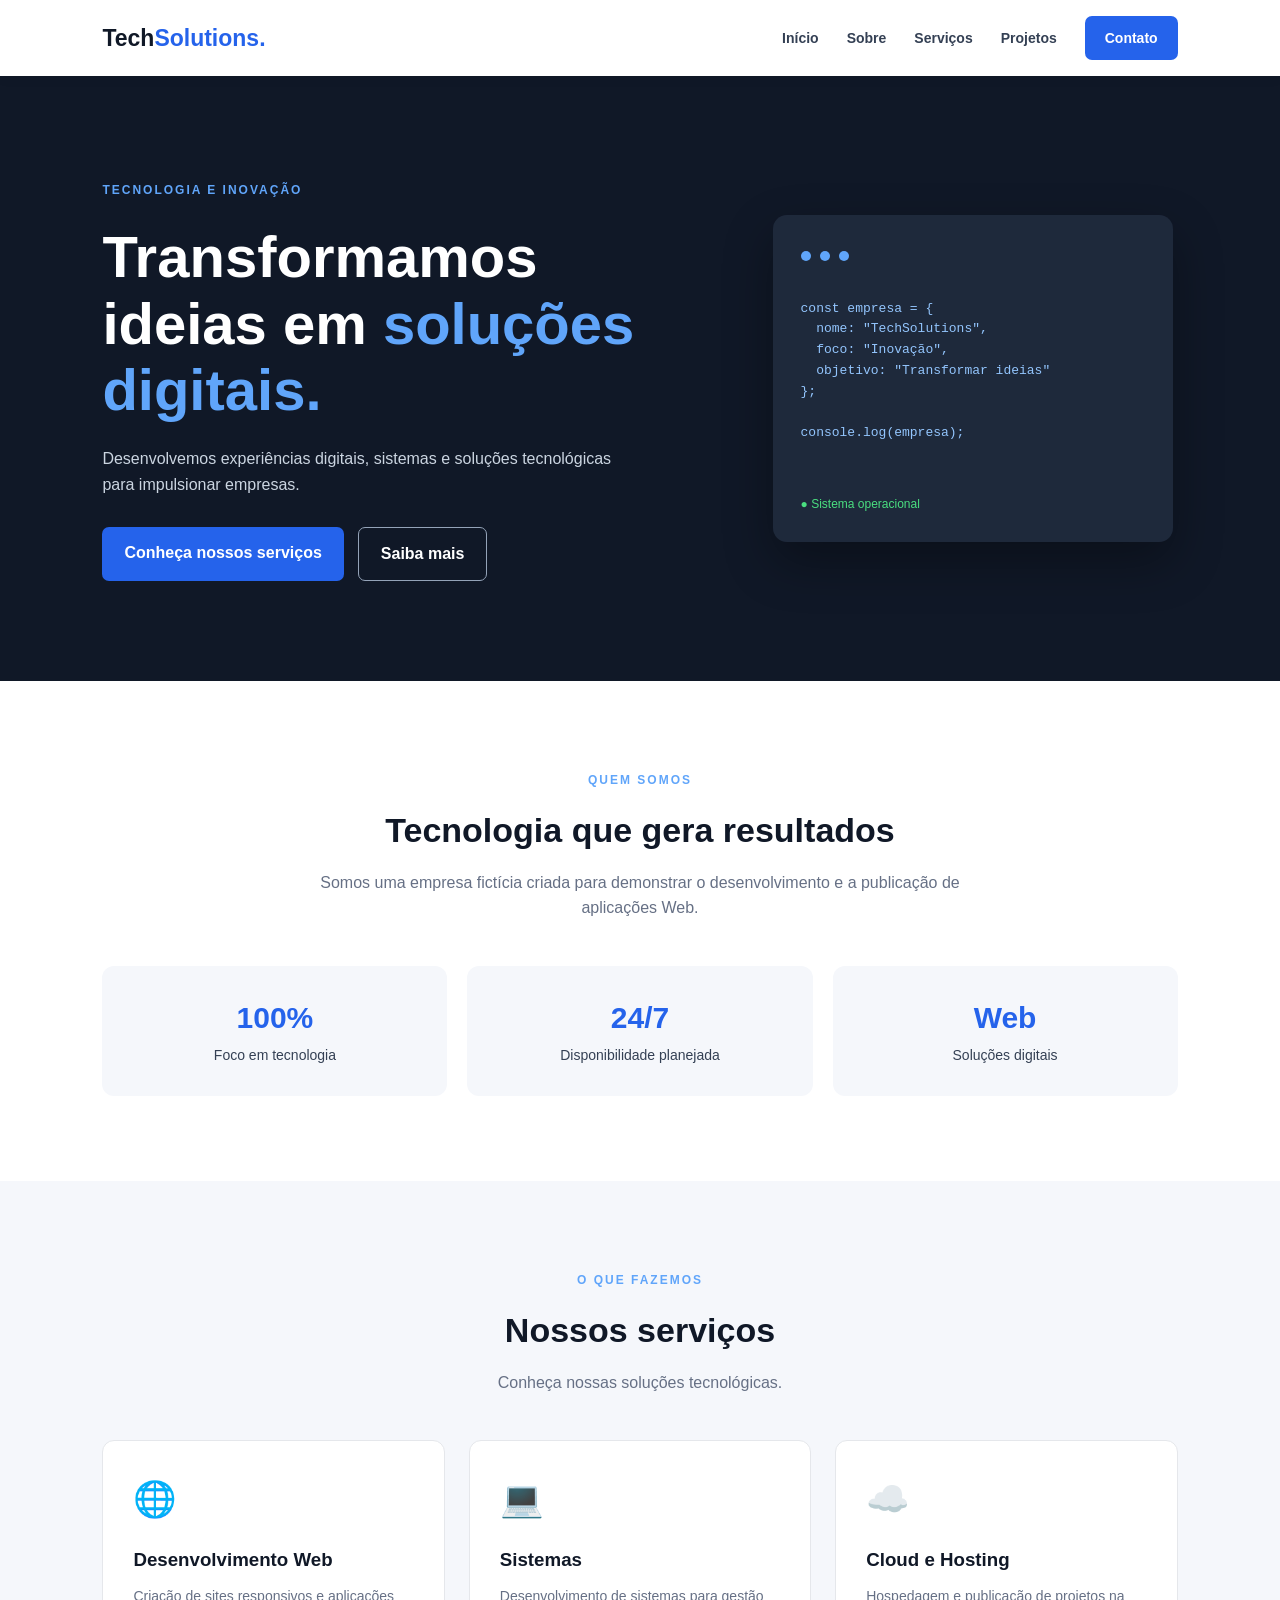
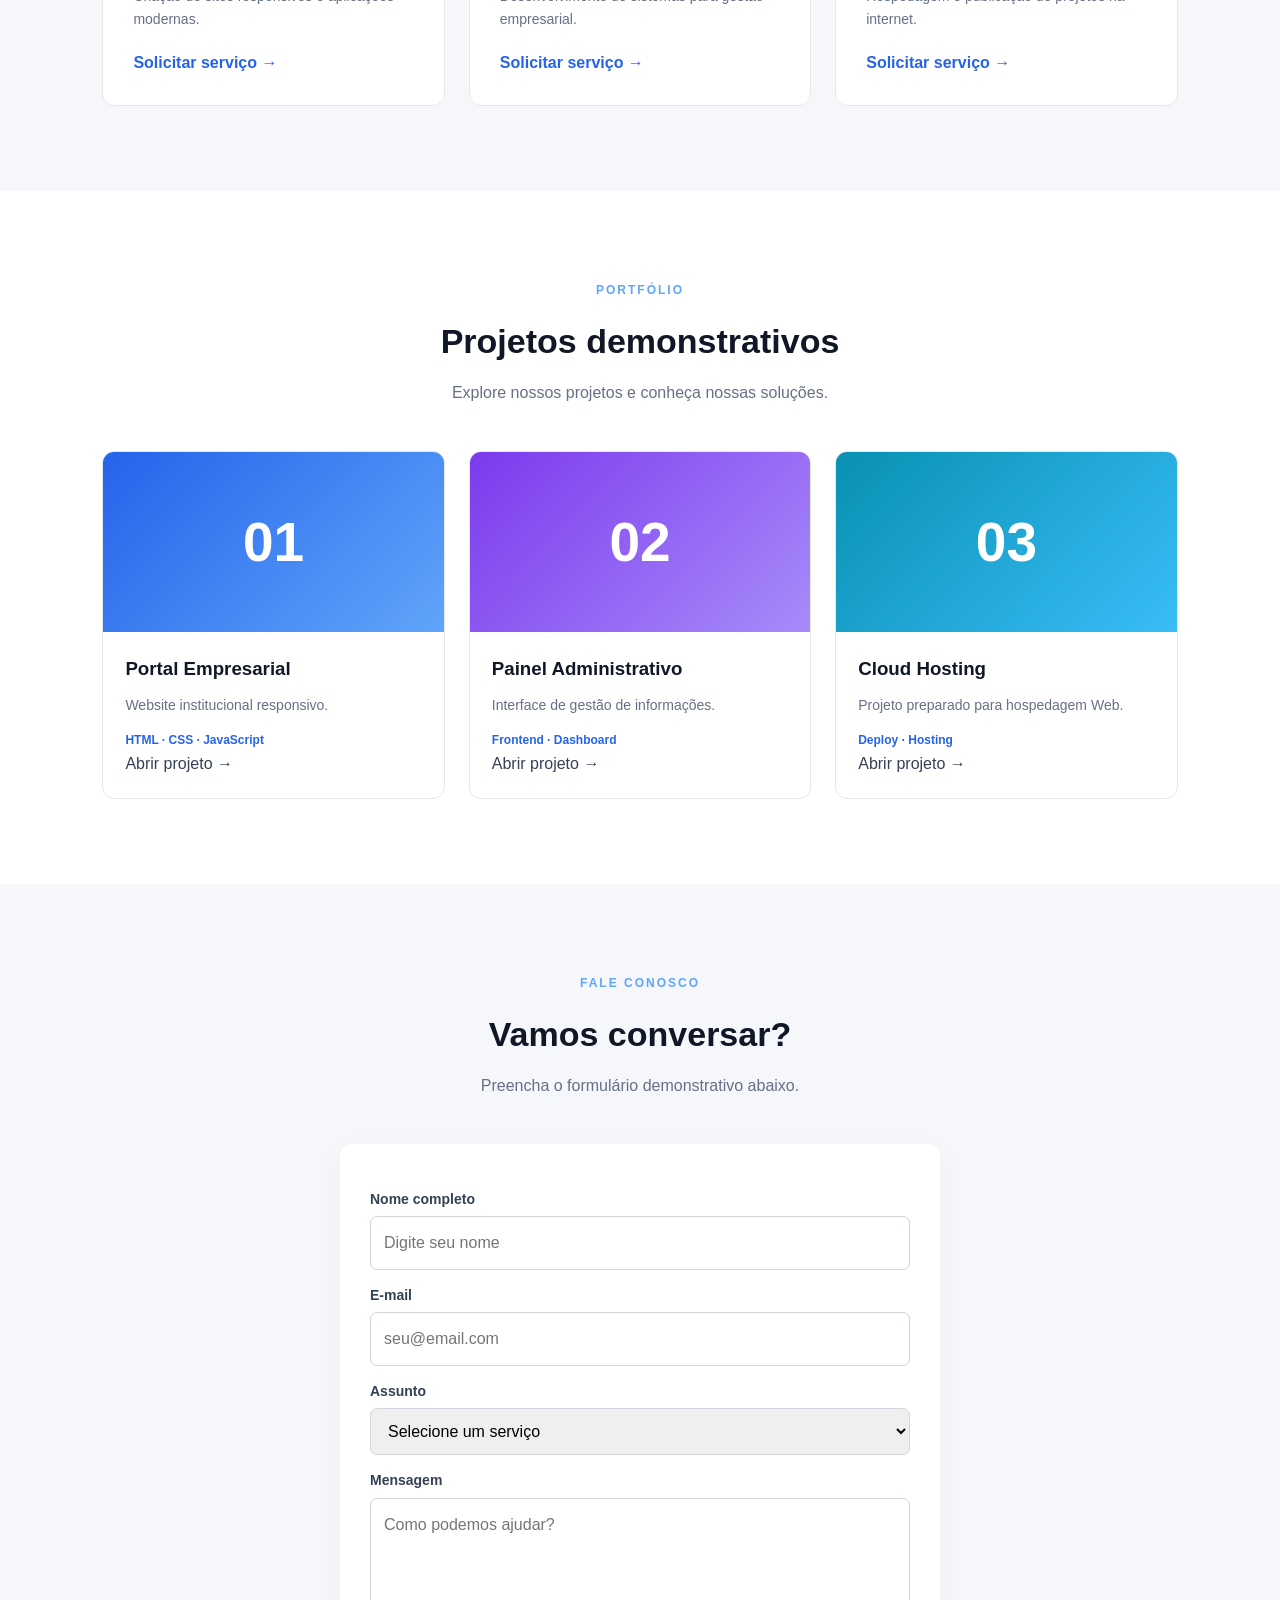
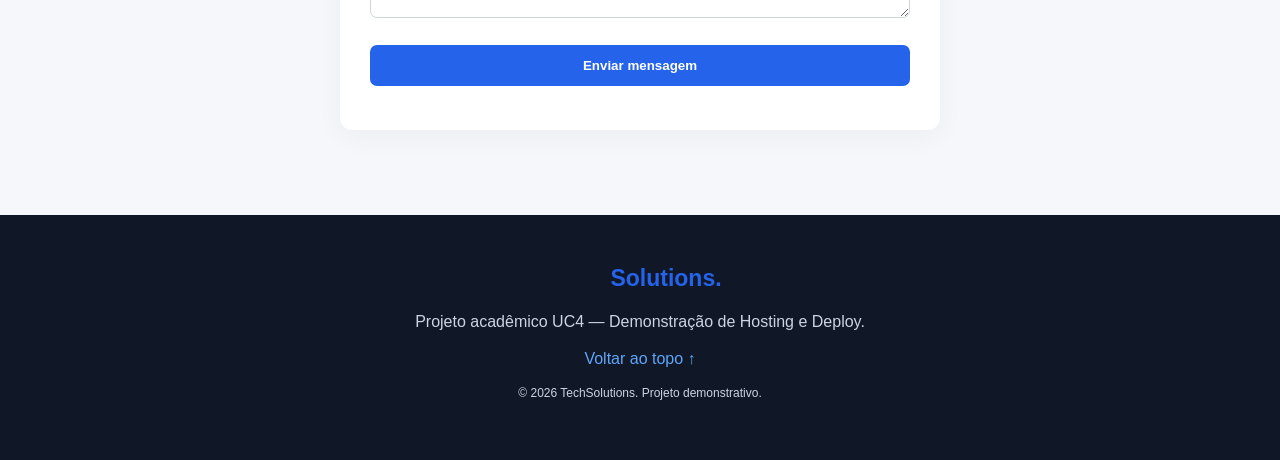
<file: index.html>
<!DOCTYPE html>
<html lang="pt-BR">
<head>
  <meta charset="UTF-8">
  <meta name="viewport" content="width=device-width, initial-scale=1.0">
  <meta name="description" content="TechSolutions - Soluções digitais e tecnologia para empresas.">
  <title>TechSolutions | Tecnologia e Inovação</title>
  <link rel="stylesheet" href="style.css">
  <script src="script.js" defer></script>
</head>
<body>

<header class="header">
  <a href="#inicio" class="logo">Tech<span>Solutions.</span></a>

  <button class="menu-toggle" id="menuToggle"
          aria-label="Abrir menu" aria-expanded="false">
    ☰
  </button>

  <nav class="nav" id="nav">
    <a href="#inicio">Início</a>
    <a href="#sobre">Sobre</a>
    <a href="#servicos">Serviços</a>
    <a href="#projetos">Projetos</a>
    <a href="#contato" class="nav-button">Contato</a>
  </nav>
</header>

<main>
  <section class="hero" id="inicio">
    <div class="hero-content">
      <span class="tag">TECNOLOGIA E INOVAÇÃO</span>
      <h1>Transformamos ideias em <span>soluções digitais.</span></h1>
      <p>
        Desenvolvemos experiências digitais, sistemas e
        soluções tecnológicas para impulsionar empresas.
      </p>
      <div class="hero-actions">
        <a href="#servicos" class="btn btn-primary">Conheça nossos serviços</a>
        <a href="#sobre" class="btn btn-outline">Saiba mais</a>
      </div>
    </div>
    <div class="hero-visual">
      <div class="code-card">
        <span class="code-dot"></span>
        <span class="code-dot"></span>
        <span class="code-dot"></span>
        <pre>
const empresa = {
  nome: "TechSolutions",
  foco: "Inovação",
  objetivo: "Transformar ideias"
};

console.log(empresa);
        </pre>
        <div class="code-status">● Sistema operacional</div>
      </div>
    </div>
  </section>

  <section class="section" id="sobre">
    <div class="section-heading">
      <span class="tag">QUEM SOMOS</span>
      <h2>Tecnologia que gera resultados</h2>
      <p>
        Somos uma empresa fictícia criada para demonstrar
        o desenvolvimento e a publicação de aplicações Web.
      </p>
    </div>

    <div class="stats">
      <div class="stat-card">
        <strong>100%</strong>
        <span>Foco em tecnologia</span>
      </div>
      <div class="stat-card">
        <strong>24/7</strong>
        <span>Disponibilidade planejada</span>
      </div>
      <div class="stat-card">
        <strong>Web</strong>
        <span>Soluções digitais</span>
      </div>
    </div>
  </section>

  <section class="section services" id="servicos">
    <div class="section-heading">
      <span class="tag">O QUE FAZEMOS</span>
      <h2>Nossos serviços</h2>
      <p>Conheça nossas soluções tecnológicas.</p>
    </div>

    <div class="cards">
      <article class="service-card">
        <div class="service-icon">🌐</div>
        <h3>Desenvolvimento Web</h3>
        <p>Criação de sites responsivos e aplicações modernas.</p>
        <a href="#contato">Solicitar serviço →</a>
      </article>

      <article class="service-card">
        <div class="service-icon">💻</div>
        <h3>Sistemas</h3>
        <p>Desenvolvimento de sistemas para gestão empresarial.</p>
        <a href="#contato">Solicitar serviço →</a>
      </article>

      <article class="service-card">
        <div class="service-icon">☁️</div>
        <h3>Cloud e Hosting</h3>
        <p>Hospedagem e publicação de projetos na internet.</p>
        <a href="#contato">Solicitar serviço →</a>
      </article>
    </div>
  </section>

<section class="section projects" id="projetos">

  <div class="section-heading">
    <span class="tag">PORTFÓLIO</span>
    <h2>Projetos demonstrativos</h2>
    <p>Explore nossos projetos e conheça nossas soluções.</p>
  </div>

  <div class="cards">

    <article class="project-card">
      <div class="project-visual project-one">01</div>
      <div class="project-info">
        <h3>Portal Empresarial</h3>
        <p>Website institucional responsivo.</p>
        <span>HTML · CSS · JavaScript</span>
        <a class="project-link" href="portal.html">
          Abrir projeto →
        </a>
      </div>
    </article>

    <article class="project-card">
      <div class="project-visual project-two">02</div>
      <div class="project-info">
        <h3>Painel Administrativo</h3>
        <p>Interface de gestão de informações.</p>
        <span>Frontend · Dashboard</span>
        <a class="project-link" href="dashboard.html">
          Abrir projeto →
        </a>
      </div>
    </article>

    <article class="project-card">
      <div class="project-visual project-three">03</div>
      <div class="project-info">
        <h3>Cloud Hosting</h3>
        <p>Projeto preparado para hospedagem Web.</p>
        <span>Deploy · Hosting</span>
        <a class="project-link" href="hosting.html">
          Abrir projeto →
        </a>
      </div>
    </article>

  </div>
</section>


  <section class="section contact" id="contato">
    <div class="section-heading">
      <span class="tag">FALE CONOSCO</span>
      <h2>Vamos conversar?</h2>
      <p>Preencha o formulário demonstrativo abaixo.</p>
    </div>

    <form id="contactForm" class="contact-form">
      <label for="name">Nome completo</label>
      <input id="name" name="name" type="text"
             placeholder="Digite seu nome" required minlength="3">

      <label for="email">E-mail</label>
      <input id="email" name="email" type="email"
             placeholder="seu@email.com" required>

      <label for="subject">Assunto</label>
      <select id="subject" name="subject" required>
        <option value="">Selecione um serviço</option>
        <option value="Desenvolvimento Web">Desenvolvimento Web</option>
        <option value="Sistemas">Sistemas</option>
        <option value="Cloud e Hosting">Cloud e Hosting</option>
      </select>

      <label for="message">Mensagem</label>
      <textarea id="message" name="message"
                placeholder="Como podemos ajudar?"
                required minlength="10"></textarea>

      <button type="submit" class="btn btn-primary">
        Enviar mensagem
      </button>

      <p id="formFeedback" class="feedback" role="status"></p>
    </form>
  </section>
</main>

<footer class="footer">
  <a href="#inicio" class="logo">Tech<span>Solutions.</span></a>
  <p>Projeto acadêmico UC4 — Demonstração de Hosting e Deploy.</p>
  <a href="#inicio">Voltar ao topo ↑</a>
  <p class="copyright">© 2026 TechSolutions. Projeto demonstrativo.</p>
</footer>

</body>
</html>
</file>
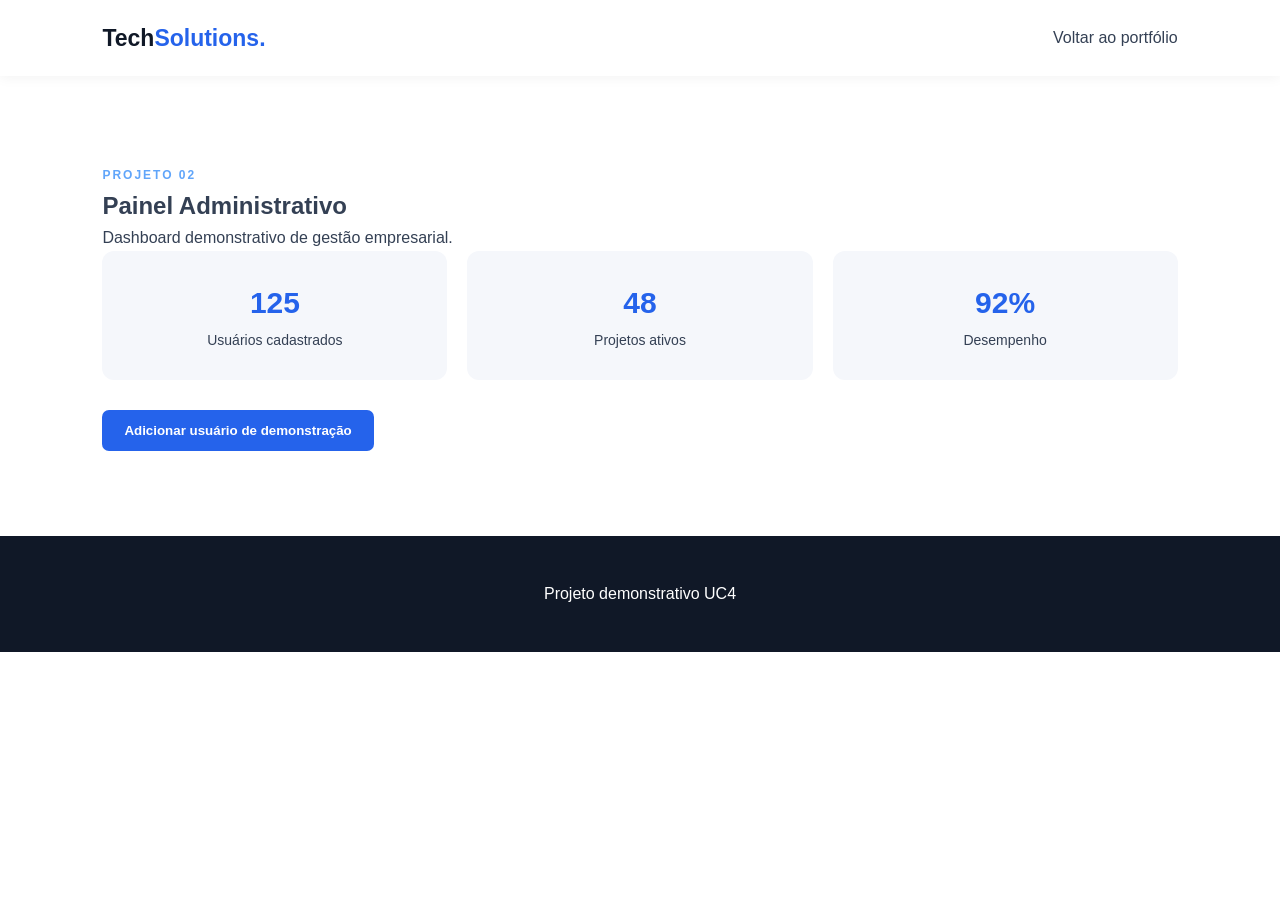
<file: dashboard.html>
<!DOCTYPE html>
<html lang="pt-BR">
<head>
  <meta charset="UTF-8">
  <meta name="viewport" content="width=device-width, initial-scale=1">
  <title>Painel Administrativo</title>
  <link rel="stylesheet" href="style.css">
</head>
<body>
  <header class="header">
    <a href="index.html" class="logo">Tech<span>Solutions.</span></a>
    <a href="index.html#projetos">Voltar ao portfólio</a>
  </header>

  <section class="section">
    <span class="tag">PROJETO 02</span>
    <h1>Painel Administrativo</h1>
    <p>Dashboard demonstrativo de gestão empresarial.</p>

    <div class="stats">
      <div class="stat-card">
        <strong id="usuarios">125</strong>
        <span>Usuários cadastrados</span>
      </div>
      <div class="stat-card">
        <strong>48</strong>
        <span>Projetos ativos</span>
      </div>
      <div class="stat-card">
        <strong>92%</strong>
        <span>Desempenho</span>
      </div>
    </div>

    <div style="margin-top:30px">
      <button class="btn btn-primary" onclick="
        document.getElementById('usuarios').textContent =
        Number(document.getElementById('usuarios').textContent) + 1;
      ">
        Adicionar usuário de demonstração
      </button>
    </div>
  </section>

  <footer class="footer">
    Projeto demonstrativo UC4
  </footer>
</body>
</html>
</file>
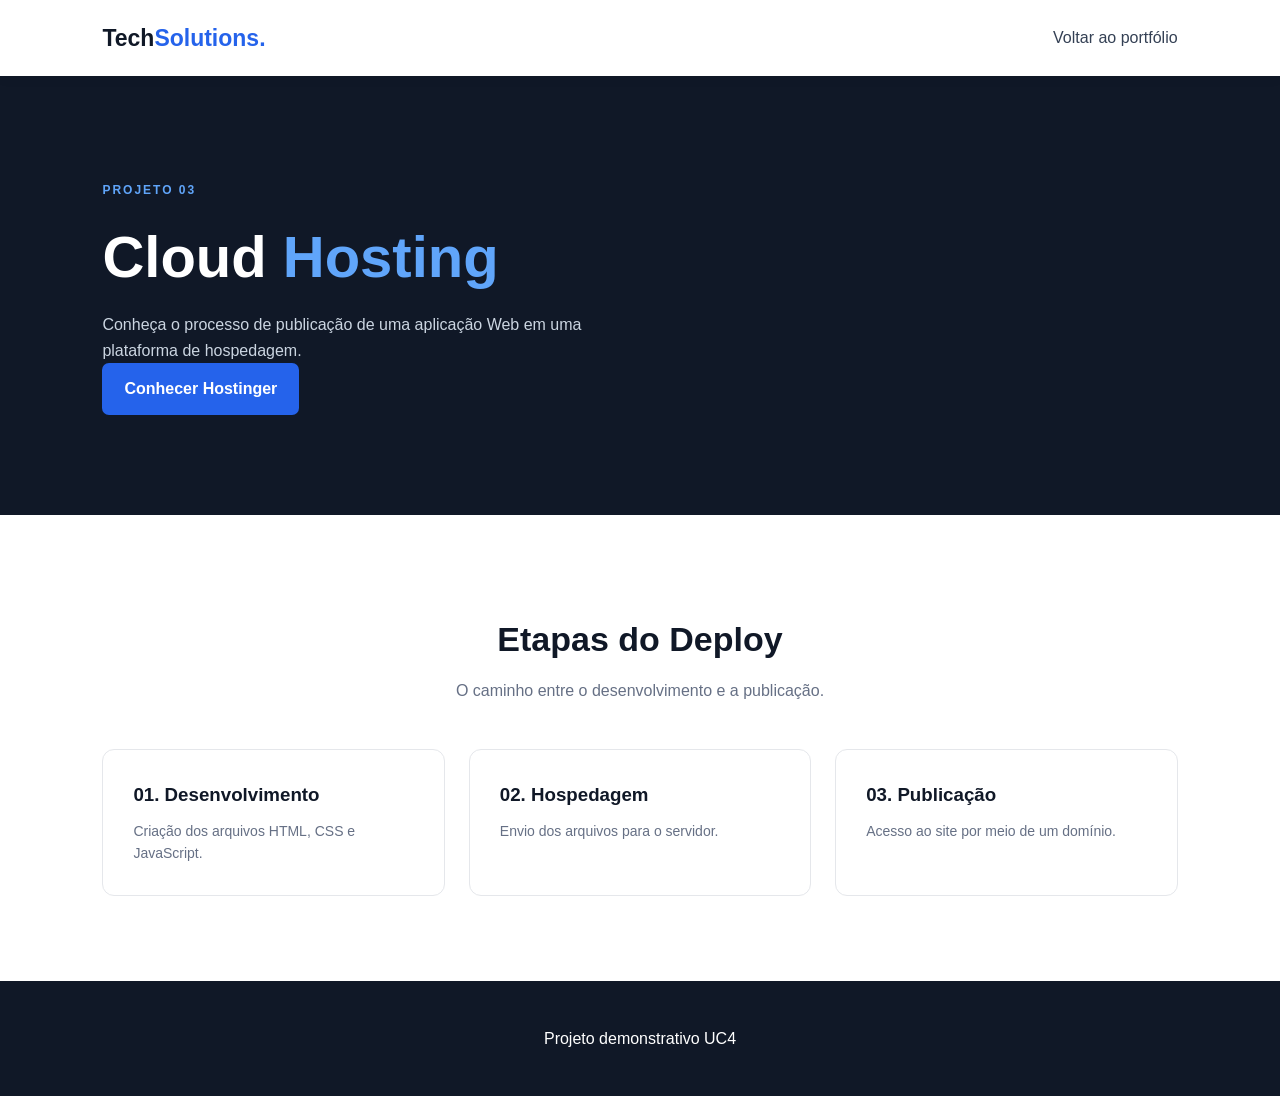
<file: hosting.html>
<!DOCTYPE html>
<html lang="pt-BR">
<head>
  <meta charset="UTF-8">
  <meta name="viewport" content="width=device-width, initial-scale=1">
  <title>Cloud Hosting</title>
  <link rel="stylesheet" href="style.css">
</head>
<body>
  <header class="header">
    <a href="index.html" class="logo">Tech<span>Solutions.</span></a>
    <a href="index.html#projetos">Voltar ao portfólio</a>
  </header>

  <section class="hero">
    <div class="hero-content">
      <span class="tag">PROJETO 03</span>
      <h1>Cloud <span>Hosting</span></h1>
      <p>Conheça o processo de publicação de uma
      aplicação Web em uma plataforma de hospedagem.</p>
      <a href="https://www.hostinger.com/br/"
         target="_blank" rel="noopener noreferrer"
         class="btn btn-primary">
        Conhecer Hostinger
      </a>
    </div>
  </section>

  <section class="section">
    <div class="section-heading">
      <h2>Etapas do Deploy</h2>
      <p>O caminho entre o desenvolvimento e a publicação.</p>
    </div>

    <div class="cards">
      <article class="service-card">
        <h3>01. Desenvolvimento</h3>
        <p>Criação dos arquivos HTML, CSS e JavaScript.</p>
      </article>

      <article class="service-card">
        <h3>02. Hospedagem</h3>
        <p>Envio dos arquivos para o servidor.</p>
      </article>

      <article class="service-card">
        <h3>03. Publicação</h3>
        <p>Acesso ao site por meio de um domínio.</p>
      </article>
    </div>
  </section>

  <footer class="footer">
    Projeto demonstrativo UC4
  </footer>
</body>
</html>
</file>
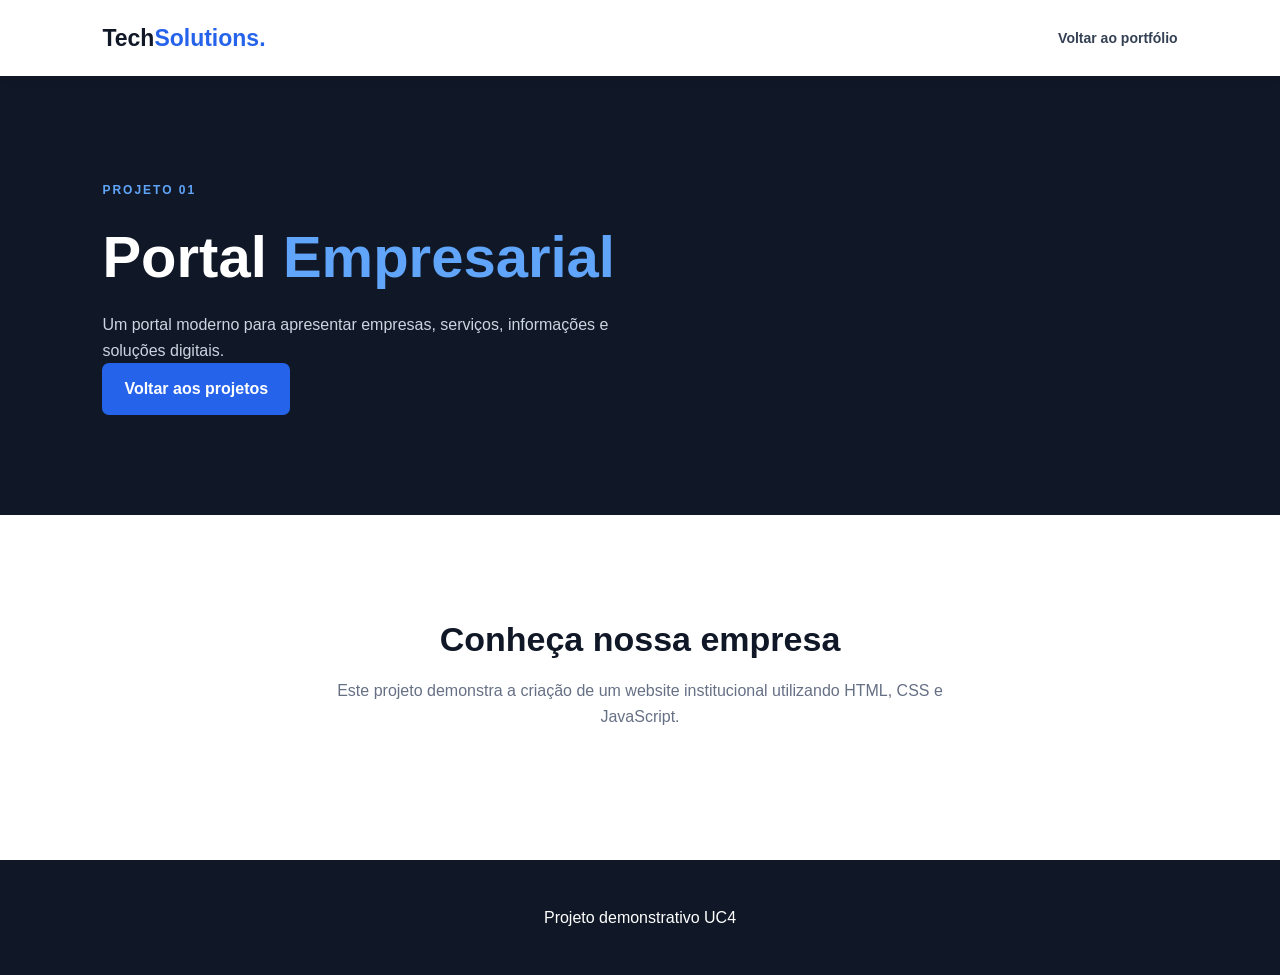
<file: portal.html>
<!DOCTYPE html>
<html lang="pt-BR">
<head>
  <meta charset="UTF-8">
  <meta name="viewport" content="width=device-width, initial-scale=1">
  <title>Portal Empresarial</title>
  <link rel="stylesheet" href="style.css">
</head>
<body>
  <header class="header">
    <a href="index.html" class="logo">Tech<span>Solutions.</span></a>
    <nav class="nav" style="display:flex">
      <a href="index.html#projetos">Voltar ao portfólio</a>
    </nav>
  </header>

  <section class="hero">
    <div class="hero-content">
      <span class="tag">PROJETO 01</span>
      <h1>Portal <span>Empresarial</span></h1>
      <p>Um portal moderno para apresentar empresas,
      serviços, informações e soluções digitais.</p>
      <a href="index.html#projetos" class="btn btn-primary">
        Voltar aos projetos
      </a>
    </div>
  </section>

  <section class="section">
    <div class="section-heading">
      <h2>Conheça nossa empresa</h2>
      <p>Este projeto demonstra a criação de um website
      institucional utilizando HTML, CSS e JavaScript.</p>
    </div>
  </section>

  <footer class="footer">
    Projeto demonstrativo UC4
  </footer>
</body>
</html>
</file>
<file: style.css>
:root {
  --primary: #2563eb;
  --dark: #101827;
  --light: #f5f7fb;
  --text: #344054;
  --white: #ffffff;
}

* {
  margin: 0;
  padding: 0;
  box-sizing: border-box;
  scroll-behavior: smooth;
}

body {
  font-family: Arial, sans-serif;
  color: var(--text);
  line-height: 1.6;
}

a {
  text-decoration: none;
  color: inherit;
}

.header {
  min-height: 76px;
  padding: 16px 8%;
  display: flex;
  justify-content: space-between;
  align-items: center;
  background: var(--white);
  position: sticky;
  top: 0;
  z-index: 100;
  box-shadow: 0 2px 12px #0000000d;
}

.logo {
  font-size: 23px;
  font-weight: 800;
  color: var(--dark);
}

.logo span {
  color: var(--primary);
}

.nav {
  display: flex;
  align-items: center;
  gap: 28px;
}

.nav a {
  font-size: 14px;
  font-weight: 600;
}

.nav a:hover {
  color: var(--primary);
}

.nav-button {
  background: var(--primary);
  color: white;
  padding: 11px 20px;
  border-radius: 7px;
}

.nav .nav-button:hover {
  color: white;
  background: #1749b5;
}

.menu-toggle {
  display: none;
  background: none;
  border: 0;
  font-size: 27px;
  cursor: pointer;
}

.hero {
  background: var(--dark);
  color: white;
  padding: 100px 8%;
  display: grid;
  grid-template-columns: 1.2fr 0.8fr;
  align-items: center;
  gap: 50px;
}

.tag {
  color: #60a5fa;
  font-weight: bold;
  font-size: 12px;
  letter-spacing: 2px;
}

.hero h1 {
  font-size: clamp(36px, 5vw, 58px);
  line-height: 1.15;
  margin: 22px 0;
}

.hero h1 span {
  color: #60a5fa;
}

.hero-content > p {
  color: #cbd5e1;
  max-width: 540px;
}

.hero-actions {
  display: flex;
  gap: 14px;
  flex-wrap: wrap;
  margin-top: 30px;
}

.btn {
  display: inline-block;
  border: 0;
  border-radius: 7px;
  padding: 13px 22px;
  cursor: pointer;
  font-weight: bold;
  transition: 0.2s;
}

.btn:hover {
  transform: translateY(-3px);
}

.btn-primary {
  background: var(--primary);
  color: white;
}

.btn-outline {
  border: 1px solid #94a3b8;
  color: white;
}

.hero-visual {
  display: flex;
  justify-content: center;
}

.code-card {
  background: #1e293b;
  padding: 28px;
  border-radius: 14px;
  width: 100%;
  max-width: 400px;
  box-shadow: 0 20px 50px #0005;
}

.code-dot {
  display: inline-block;
  height: 10px;
  width: 10px;
  background: #60a5fa;
  border-radius: 50%;
  margin-right: 5px;
}

.code-card pre {
  color: #93c5fd;
  white-space: pre-wrap;
  margin: 30px 0;
  font-size: 13px;
}

.code-status {
  color: #4ade80;
  font-size: 12px;
}

.section {
  padding: 85px 8%;
  scroll-margin-top: 76px;
}

.section-heading {
  text-align: center;
  max-width: 680px;
  margin: 0 auto 45px;
}

.section-heading h2 {
  font-size: 34px;
  color: var(--dark);
  margin: 12px 0;
}

.section-heading p {
  color: #667085;
}

.stats {
  display: grid;
  grid-template-columns: repeat(3, 1fr);
  gap: 20px;
}

.stat-card {
  background: var(--light);
  padding: 28px;
  text-align: center;
  border-radius: 12px;
}

.stat-card strong {
  display: block;
  font-size: 30px;
  color: var(--primary);
}

.stat-card span {
  font-size: 14px;
}

.services {
  background: var(--light);
}

.cards {
  display: grid;
  grid-template-columns: repeat(3, 1fr);
  gap: 24px;
}

.service-card,
.project-card {
  background: white;
  border: 1px solid #e5e7eb;
  border-radius: 12px;
  overflow: hidden;
  transition: 0.25s;
}

.service-card {
  padding: 30px;
}

.service-card:hover,
.project-card:hover {
  transform: translateY(-6px);
  box-shadow: 0 12px 30px #00000012;
}

.service-icon {
  font-size: 35px;
  margin-bottom: 18px;
}

.service-card h3,
.project-info h3 {
  color: var(--dark);
  margin-bottom: 10px;
}

.service-card p,
.project-info p {
  color: #667085;
  font-size: 14px;
}

.service-card a {
  display: inline-block;
  color: var(--primary);
  margin-top: 20px;
  font-weight: bold;
}

.project-visual {
  height: 180px;
  display: grid;
  place-items: center;
  font-size: 55px;
  font-weight: bold;
  color: white;
}

.project-one {
  background: linear-gradient(135deg, #2563eb, #60a5fa);
}

.project-two {
  background: linear-gradient(135deg, #7c3aed, #a78bfa);
}

.project-three {
  background: linear-gradient(135deg, #0891b2, #38bdf8);
}

.project-info {
  padding: 22px;
}

.project-info span {
  display: block;
  margin-top: 15px;
  font-size: 12px;
  color: var(--primary);
  font-weight: bold;
}

.contact {
  background: var(--light);
}

.contact-form {
  max-width: 600px;
  margin: auto;
  padding: 30px;
  background: white;
  border-radius: 12px;
  box-shadow: 0 8px 30px #0000000a;
}

.contact-form label {
  display: block;
  margin: 14px 0 6px;
  font-weight: bold;
  font-size: 14px;
}

.contact-form input,
.contact-form select,
.contact-form textarea {
  width: 100%;
  padding: 13px;
  border: 1px solid #d0d5dd;
  border-radius: 7px;
  font: inherit;
}

.contact-form textarea {
  min-height: 120px;
  resize: vertical;
}

.contact-form button {
  margin-top: 20px;
  width: 100%;
}

.feedback {
  margin-top: 14px;
  font-size: 14px;
}

.footer {
  background: var(--dark);
  color: white;
  padding: 45px 8%;
  text-align: center;
}

.footer p {
  margin: 12px 0;
  color: #cbd5e1;
}

.footer > a:last-of-type {
  color: #60a5fa;
}

.copyright {
  font-size: 12px;
}

@media (max-width: 850px) {
  .menu-toggle {
    display: block;
  }

  .nav {
    display: none;
    position: absolute;
    top: 76px;
    left: 0;
    width: 100%;
    background: white;
    padding: 25px;
    flex-direction: column;
    gap: 20px;
    box-shadow: 0 8px 15px #00000012;
  }

  .nav.active {
    display: flex;
  }

  .hero {
    grid-template-columns: 1fr;
    padding: 70px 7%;
  }

  .cards {
    grid-template-columns: repeat(2, 1fr);
  }
}

@media (max-width: 550px) {
  .hero {
    padding: 60px 6%;
  }

  .hero h1 {
    font-size: 36px;
  }

  .stats,
  .cards {
    grid-template-columns: 1fr;
  }

  .section {
    padding: 65px 6%;
  }

  .section-heading h2 {
    font-size: 27px;
  }

  .contact-form {
    padding: 20px;
  }
  
.project-link {
  display: inline-block;
  margin-top: 20px;
  padding: 11px 18px;
  background: #2563eb;
  color: white;
  border-radius: 7px;
  font-size: 14px;
  font-weight: bold;
  transition: 0.2s;
}

.project-link:hover {
  background: #1749b5;
  transform: translateY(-2px);
}

.project-card {
  display: flex;
  flex-direction: column;
}

.project-info {
  flex: 1;
}

.project-info .project-link {
  width: fit-content;
}

}
</file>
